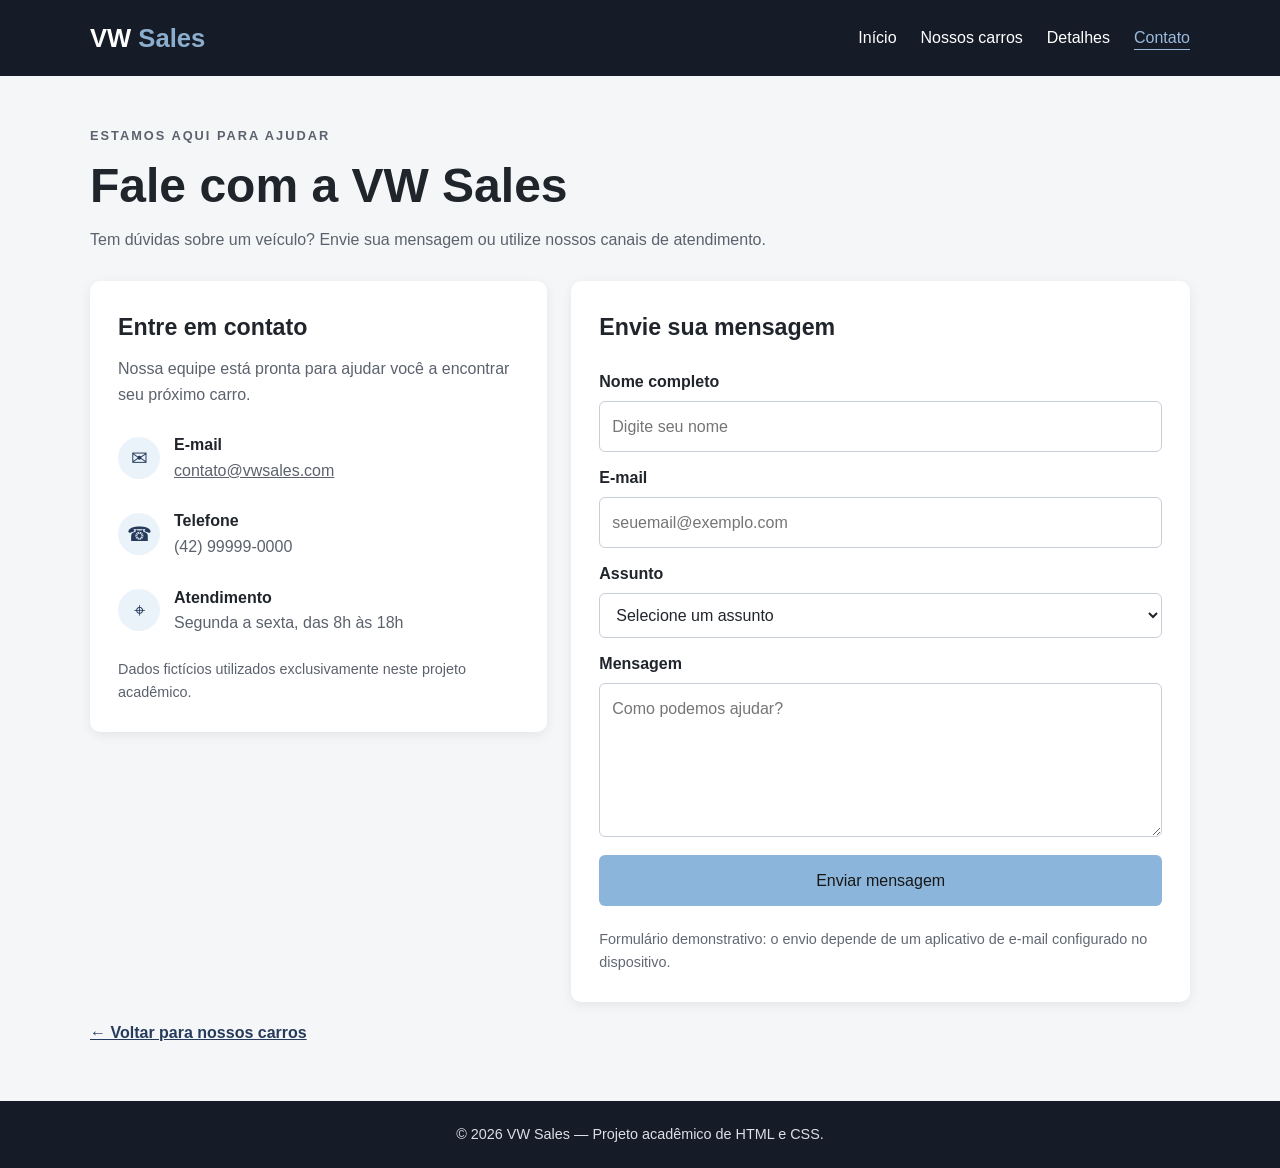
<file: contato.html>
<!DOCTYPE html>
<html lang="pt-BR">
<head>
    <meta charset="UTF-8">
    <meta name="viewport" content="width=device-width, initial-scale=1.0">
    <meta name="description" content="Entre em contato com a equipe da VW Sales.">
    <title>VW Sales | Contato</title>
    <link rel="stylesheet" href="style.css">
</head>
<body>
    <a class="pular" href="#conteudo">Pular para o conteúdo</a>
    <header class="topo">
        <div class="container barra">
            <a class="logo" href="index.html" aria-label="VW Sales - página inicial">VW <span>Sales</span></a>
            <nav aria-label="Navegação principal">
                <a href="index.html">Início</a>
                <a href="modelos.html">Nossos carros</a>
                <a href="detalhes.html">Detalhes</a>
                <a class="ativo" href="contato.html" aria-current="page">Contato</a>
            </nav>
        </div>
    </header>

    <main id="conteudo" class="container pagina-carros">
        <section class="titulo-pagina">
            <p class="etiqueta">ESTAMOS AQUI PARA AJUDAR</p>
            <h1>Fale com a VW Sales</h1>
            <p>Tem dúvidas sobre um veículo? Envie sua mensagem ou utilize nossos canais de atendimento.</p>
        </section>

        <section class="contato-layout" aria-label="Canais de contato e formulário">
            <div class="contato-info">
                <h2>Entre em contato</h2>
                <p>Nossa equipe está pronta para ajudar você a encontrar seu próximo carro.</p>
                <div class="info-item"><span class="info-icone" aria-hidden="true">✉</span><div><h3>E-mail</h3><a href="mailto:contato@vwsales.com">contato@vwsales.com</a></div></div>
                <div class="info-item"><span class="info-icone" aria-hidden="true">☎</span><div><h3>Telefone</h3><p>(42) 99999-0000</p></div></div>
                <div class="info-item"><span class="info-icone" aria-hidden="true">⌖</span><div><h3>Atendimento</h3><p>Segunda a sexta, das 8h às 18h</p></div></div>
                <p class="aviso">Dados fictícios utilizados exclusivamente neste projeto acadêmico.</p>
            </div>

            <form class="form-contato" action="mailto:contato@vwsales.com" method="post" enctype="text/plain">
                <h2>Envie sua mensagem</h2>
                <label for="nome">Nome completo</label>
                <input type="text" id="nome" name="nome" placeholder="Digite seu nome" autocomplete="name" required>
                <label for="email">E-mail</label>
                <input type="email" id="email" name="email" placeholder="seuemail@exemplo.com" autocomplete="email" required>
                <label for="assunto">Assunto</label>
                <select id="assunto" name="assunto" required>
                    <option value="" selected disabled>Selecione um assunto</option>
                    <option>Informações sobre veículos</option>
                    <option>Agendar atendimento</option>
                    <option>Outras dúvidas</option>
                </select>
                <label for="mensagem">Mensagem</label>
                <textarea id="mensagem" name="mensagem" rows="5" placeholder="Como podemos ajudar?" required></textarea>
                <button class="botao botao-enviar" type="submit">Enviar mensagem</button>
                <p class="aviso">Formulário demonstrativo: o envio depende de um aplicativo de e-mail configurado no dispositivo.</p>
            </form>
        </section>
        <a class="voltar" href="modelos.html">← Voltar para nossos carros</a>
    </main>

    <footer><div class="container"><p>© 2026 VW Sales — Projeto acadêmico de HTML e CSS.</p></div></footer>
</body>
</html>
</file>
<file: style.css>
/* Estilos gerais */
* {
    margin: 0;
    padding: 0;
    box-sizing: border-box;
}

body {
    font-family: Arial, Helvetica, sans-serif;
    color: #20242b;
    background: #f5f6f8;
    line-height: 1.6;
}

.container {
    width: 90%;
    max-width: 1100px;
    margin: 0 auto;
}

.pular {
    position: absolute;
    left: -9999px;
    top: 10px;
    background: #fff;
    color: #111;
    padding: 10px;
    z-index: 10;
}

.pular:focus {
    left: 10px;
}

.topo {
    background: #151b27;
    color: white;
}

.barra {
    min-height: 76px;
    display: flex;
    align-items: center;
    justify-content: space-between;
    gap: 20px;
}

.logo {
    color: white;
    text-decoration: none;
    font-size: 1.6rem;
    font-weight: bold;
}

.logo span {
    color: #8caece;
}

nav {
    display: flex;
    gap: 24px;
}

nav a {
    color: #fff;
    text-decoration: none;
    padding: 10px 0;
}

nav a:hover,
nav a:focus,
nav a.ativo {
    color: #9bbadd;
    text-decoration: underline;
    text-underline-offset: 6px;
}

.destaque {
    min-height: 440px;
    display: flex;
    align-items: center;
    color: white;

    background-image:
        linear-gradient(rgba(0,0,0,0.55), rgba(0,0,0,0.55)),
        url("https://encrypted-tbn0.gstatic.com/images?q=tbn:ANd9GcS5xhuKmEW2xVkCCYoU-GVJMKBk4KHNCvE-59D4JvlFLA&s=10");

    background-position: center;
    background-size: cover;
    background-repeat: no-repeat;
}
.destaque-conteudo {
    padding-top: 60px;
    padding-bottom: 60px;
}

.etiqueta {
    color: #83abdf;
    font-size: .8rem;
    font-weight: bold;
    letter-spacing: 2px;
}

h1 {
    font-size: clamp(2.2rem, 5vw, 3.8rem);
    line-height: 1.1;
    margin: 14px 0;
}

.destaque p:not(.etiqueta) {
    max-width: 520px;
    margin-bottom: 26px;
}

.botao {
    display: inline-block;
    background: #8cb5db;
    color: #171717;
    padding: 13px 20px;
    border-radius: 6px;
    font-weight: bold;
    text-decoration: none;
}

.botao:hover,
.botao:focus {
    background: #8dc5e6;
    outline: 3px solid white;
    outline-offset: 2px;
}

.beneficios {
    display: grid;
    grid-template-columns: repeat(3, 1fr);
    gap: 24px;
    padding-top: 48px;
    padding-bottom: 55px;
}

.beneficios div {
    background: white;
    padding: 25px;
    border-radius: 10px;
    box-shadow: 0 3px 12px rgba(0, 0, 0, .06);
}

.icone {
    color: #84c0e4;
    font-size: 1.6rem;
    font-weight: bold;
}

.beneficios h2 {
    font-size: 1.15rem;
    margin: 8px 0;
}

.beneficios p,
.titulo-pagina p {
    color: #5c626d;
}

.pagina-carros {
    padding-top: 50px;
    padding-bottom: 55px;
}

.titulo-pagina {
    margin-bottom: 28px;
}

.titulo-pagina h1 {
    font-size: clamp(2rem, 4vw, 3rem);
}

.carros {
    display: grid;
    grid-template-columns: repeat(3, 1fr);
    gap: 22px;
}

.card-carro {
    background: white;
    border-radius: 10px;
    overflow: hidden;
    box-shadow: 0 3px 12px rgba(0, 0, 0, .08);
}

.card-carro img {
    width: 100%;
    height: 190px;
    object-fit: cover;
    display: block;
}

.card-conteudo {
    padding: 20px;
}

.card-conteudo h2 {
    font-size: 1.25rem;
}

.card-conteudo p {
    color: #626873;
    margin: 4px 0 12px;
}

.card-conteudo strong {
    display: block;
    font-size: 1.2rem;
    margin-bottom: 16px;
}

.botao-menor {
    padding: 10px 14px;
}

.aviso {
    color: #626873;
    font-size: .9rem;
    margin-top: 22px;
}

.voltar {
    display: inline-block;
    margin-top: 18px;
    color: #263b5b;
    font-weight: bold;
}

footer {
    background: #151b27;
    color: #dce0e6;
    padding: 22px 0;
    text-align: center;
    font-size: .9rem;
}

/* Ajuste para celulares e tablets */
@media (max-width: 750px) {
    .barra {
        flex-direction: column;
        justify-content: center;
        padding: 16px 0;
    }

    nav {
        gap: 20px;
    }

    .beneficios,
    .carros {
        grid-template-columns: 1fr;
    }

    .destaque {
        min-height: 390px;
    }

    .card-carro img {
        height: 220px;
    }
}


/* Telas adicionais: detalhes do veículo e contato */
.detalhe-veiculo {
    display: grid;
    grid-template-columns: 1.1fr 1fr;
    gap: 34px;
    align-items: start;
    background: #fff;
    padding: 24px;
    border-radius: 10px;
    box-shadow: 0 3px 12px rgba(0, 0, 0, .08);
}
.detalhe-imagem img {
    display: block;
    width: 100%;
    min-height: 300px;
    max-height: 430px;
    object-fit: cover;
    border-radius: 8px;
}
.detalhe-conteudo h2 { font-size: clamp(1.5rem, 3vw, 2rem); margin: 8px 0; }
.descricao-detalhe { color: #5c626d; margin-bottom: 16px; }
.preco-detalhe { display: block; font-size: 1.7rem; color: #17243a; margin: 12px 0; }
.lista-caracteristicas { list-style: none; margin: 18px 0 24px; }
.lista-caracteristicas li { padding: 9px 0; border-bottom: 1px solid #e7eaf0; }
.contato-layout { display: grid; grid-template-columns: .85fr 1.15fr; gap: 24px; align-items: start; }
.contato-info, .form-contato { background: #fff; padding: 28px; border-radius: 10px; box-shadow: 0 3px 12px rgba(0, 0, 0, .07); }
.contato-info h2, .form-contato h2 { margin-bottom: 10px; font-size: 1.45rem; }
.contato-info > p { color: #5c626d; }
.info-item { display: flex; gap: 14px; align-items: center; margin-top: 25px; }
.info-icone { display: grid; place-items: center; flex: 0 0 42px; height: 42px; border-radius: 50%; background: #eaf2fa; color: #263b5b; font-size: 1.25rem; }
.info-item h3 { font-size: 1rem; }
.info-item p, .info-item a { color: #5c626d; overflow-wrap: anywhere; }
.form-contato { display: flex; flex-direction: column; }
.form-contato label { font-weight: bold; margin: 13px 0 6px; }
.form-contato input, .form-contato select, .form-contato textarea { width: 100%; padding: 12px; border: 1px solid #c8ced8; border-radius: 6px; background: #fff; color: #20242b; font: inherit; }
.form-contato input:focus, .form-contato select:focus, .form-contato textarea:focus { outline: 3px solid #8cb5db; outline-offset: 2px; border-color: #263b5b; }
.form-contato textarea { resize: vertical; }
.botao-enviar { border: 0; cursor: pointer; font: inherit; margin-top: 18px; }
@media (max-width: 750px) {
    nav { flex-wrap: wrap; justify-content: center; gap: 10px 16px; }
    .detalhe-veiculo, .contato-layout { grid-template-columns: 1fr; }
    .detalhe-veiculo { padding: 16px; }
    .detalhe-imagem img { min-height: 210px; }
    .contato-info, .form-contato { padding: 22px; }
}
</file>
